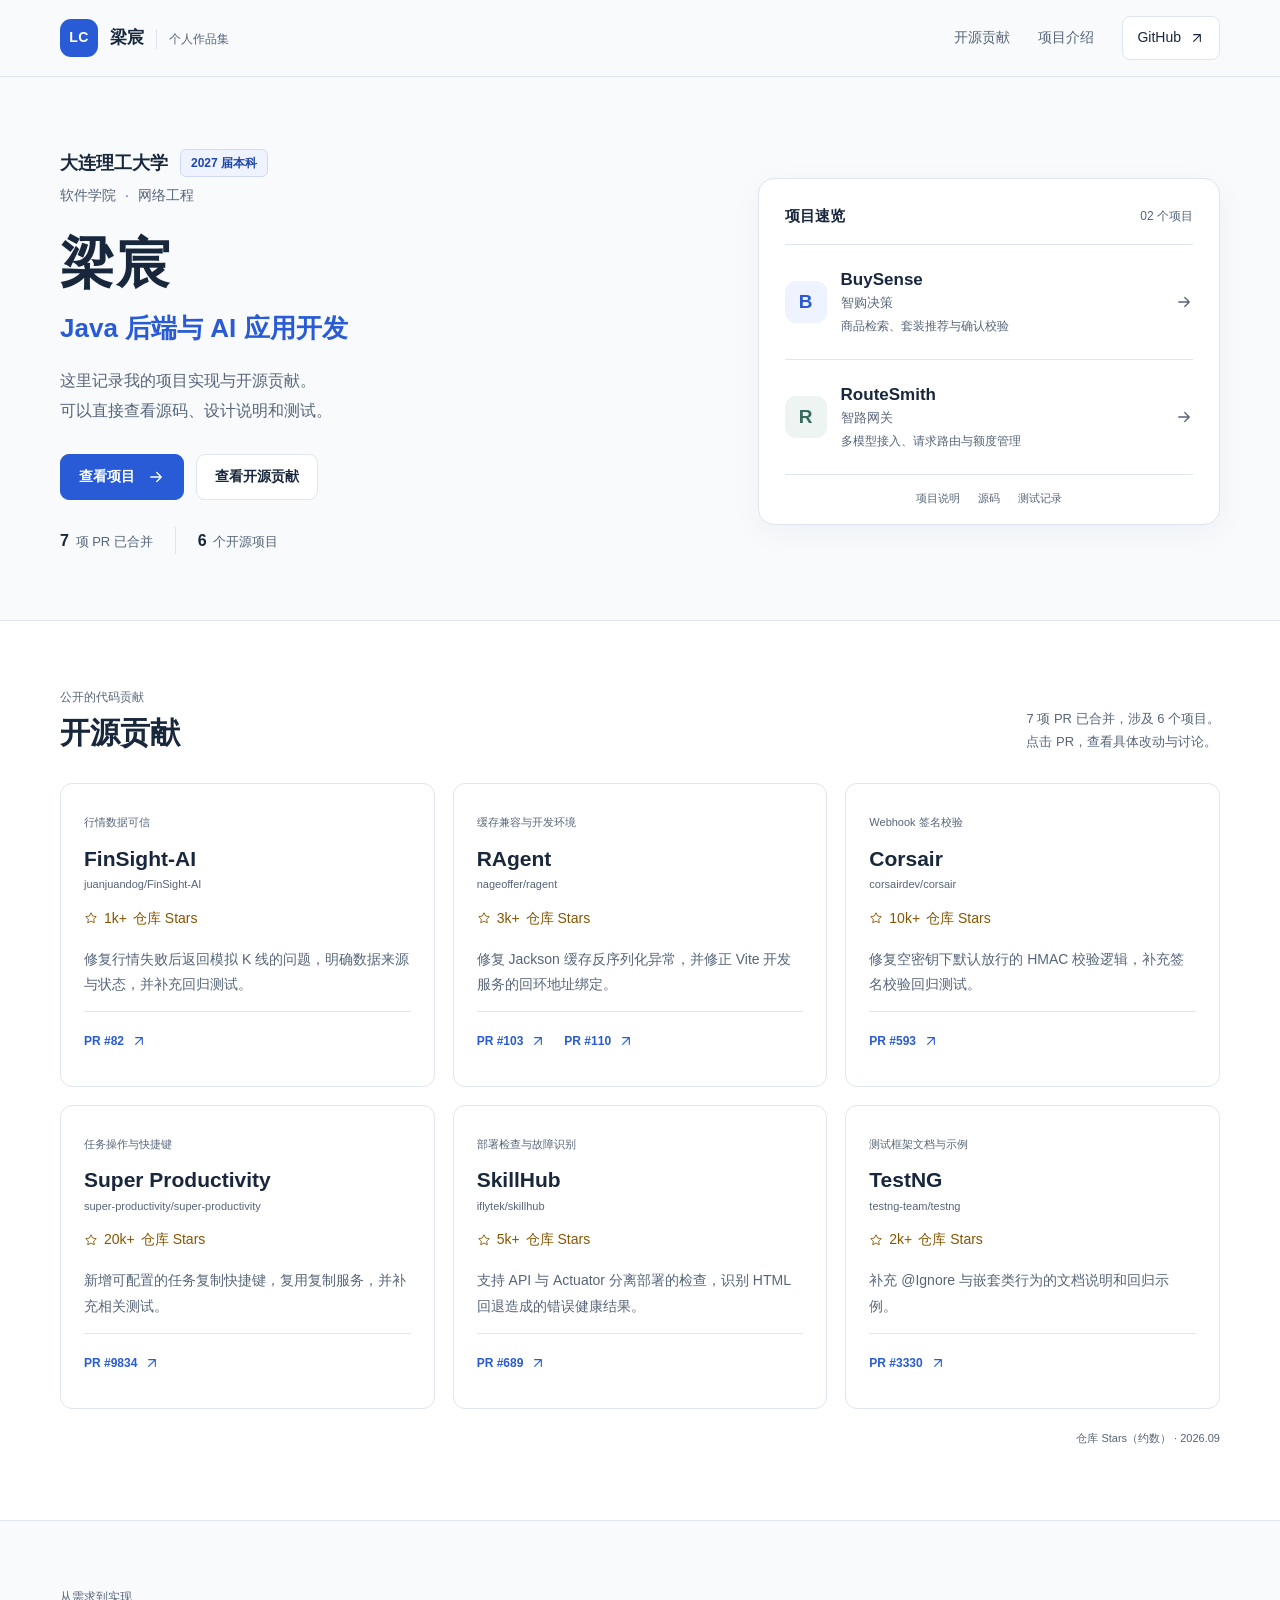
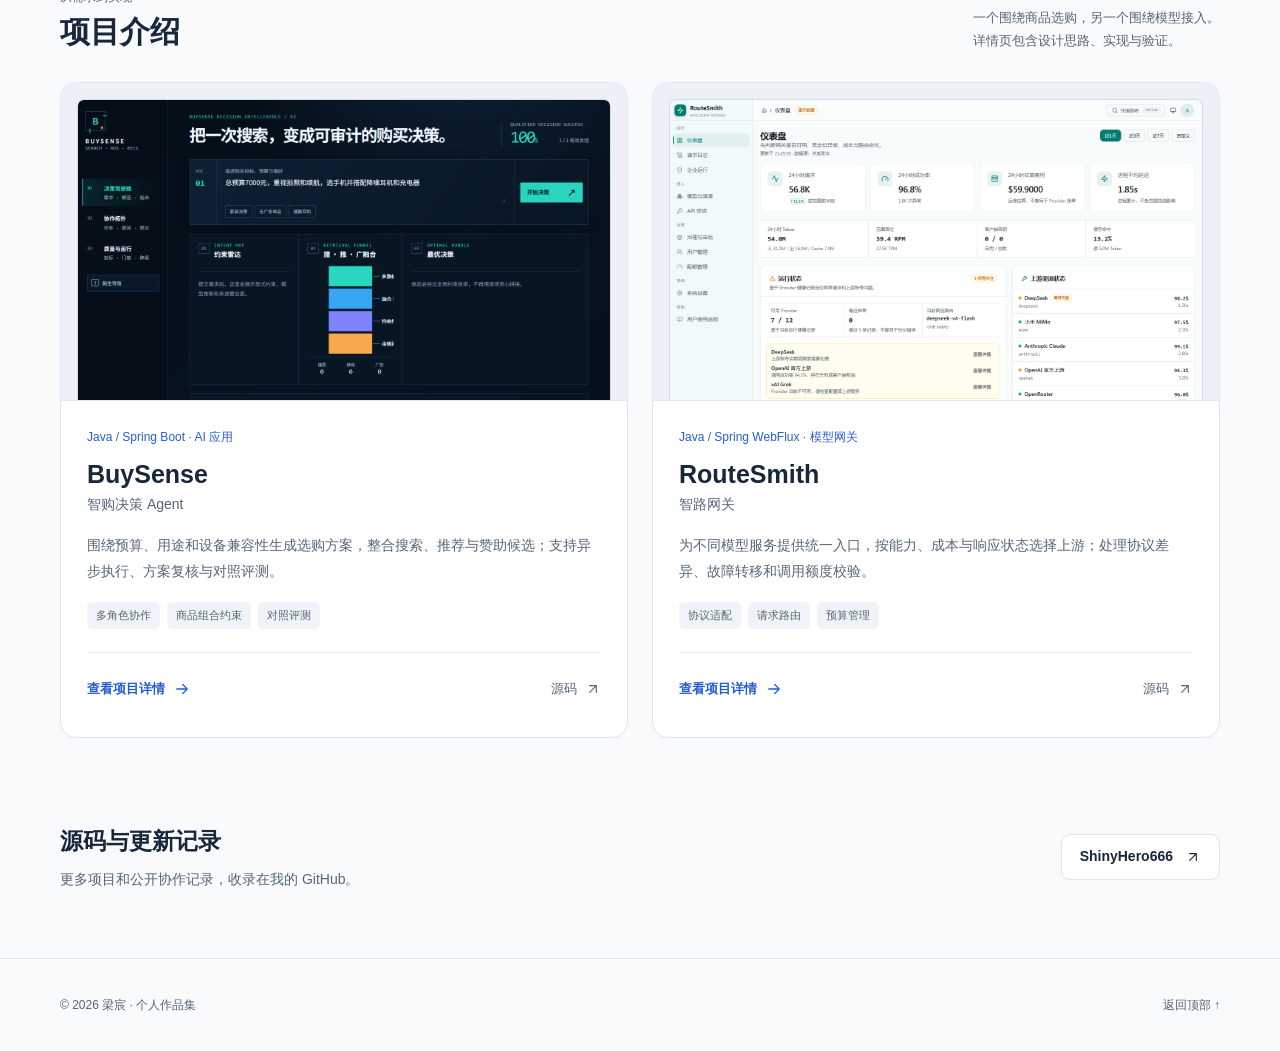
<file: index.html>
<!DOCTYPE html>
<html lang="zh-CN">
<head>
 <meta charset="utf-8" />
 <meta name="viewport" content="width=device-width, initial-scale=1" />
 <meta name="description" content="梁宸，大连理工大学软件学院网络工程专业，2027 届本科生。这里展示 Java 后端与 AI 应用项目，以及已合并的开源贡献。" />
 <meta name="theme-color" content="#f8fafc" />
 <meta property="og:title" content="梁宸｜Java 后端与 AI 应用开发作品集" />
 <meta property="og:description" content="项目介绍、源码与已合并的开源贡献。" />
 <meta property="og:type" content="website" />
 <title>梁宸｜Java 后端与 AI 应用开发作品集</title>
 <link rel="icon" href="data:," />
 <link rel="stylesheet" href="assets/site.css" />
</head>
<body>
 <a class="skip-link" href="#top">跳到主要内容</a>
 <header class="site-header" data-header><div class="site-header-inner">
  <a class="brand" href="#top" aria-label="梁宸作品集首页"><span class="brand-mark">LC</span><span class="brand-copy"><strong>梁宸</strong><small>个人作品集</small></span></a>
  <button class="nav-toggle" type="button" aria-expanded="false" aria-controls="site-nav" aria-label="打开导航"><svg width="22" height="22" viewBox="0 0 24 24" aria-hidden="true"><path d="M4 7h16M4 12h16M4 17h16"/></svg><span class="sr-only">打开导航</span></button>
  <nav id="site-nav" class="site-nav" aria-label="主导航"><a href="#opensource">开源贡献</a><a href="#work">项目介绍</a><a class="nav-external" href="https://github.com/ShinyHero666" target="_blank" rel="noreferrer noopener">GitHub <svg class="icon" width="16" height="16" viewBox="0 0 24 24" aria-hidden="true"><path d="M7 17 17 7M7 7h10v10"/></svg></a></nav>
 </div></header>
 <main id="top" tabindex="-1">
  <section class="home-hero page-width" aria-labelledby="hero-title">
   <div class="hero-copy">
    <div class="education-label"><p class="education-primary"><strong>大连理工大学</strong><span class="graduation-badge">2027 届本科</span></p><p class="education-detail">软件学院 <span aria-hidden="true">·</span> 网络工程</p></div>
    <h1 id="hero-title">梁宸</h1>
    <p class="hero-role">Java 后端与 AI 应用开发</p>
    <p class="hero-intro">这里记录我的项目实现与开源贡献。<br />可以直接查看源码、设计说明和测试。</p>
    <div class="hero-actions"><a class="button button-primary" href="#work">查看项目 <svg class="icon" width="18" height="18" viewBox="0 0 24 24" aria-hidden="true"><path d="M5 12h14M13 6l6 6-6 6"/></svg></a><a class="button button-quiet" href="#opensource">查看开源贡献</a></div>
    <p class="hero-facts"><span><strong>7</strong> 项 PR 已合并</span><span><strong>6</strong> 个开源项目</span></p>
   </div>
   <aside class="project-shortcuts" aria-labelledby="shortcuts-title">
    <div class="shortcuts-heading"><h2 id="shortcuts-title">项目速览</h2><span>02 个项目</span></div>
    <a class="project-shortcut" href="projects/buysense.html"><span class="shortcut-symbol" aria-hidden="true">B</span><span class="shortcut-copy"><strong>BuySense <span>智购决策</span></strong><small>商品检索、套装推荐与确认校验</small></span><svg class="icon" width="18" height="18" viewBox="0 0 24 24" aria-hidden="true"><path d="M5 12h14M13 6l6 6-6 6"/></svg></a>
    <a class="project-shortcut" href="projects/routesmith.html"><span class="shortcut-symbol gateway-symbol" aria-hidden="true">R</span><span class="shortcut-copy"><strong>RouteSmith <span>智路网关</span></strong><small>多模型接入、请求路由与额度管理</small></span><svg class="icon" width="18" height="18" viewBox="0 0 24 24" aria-hidden="true"><path d="M5 12h14M13 6l6 6-6 6"/></svg></a>
    <div class="shortcuts-footer"><span>项目说明</span><span>源码</span><span>测试记录</span></div>
   </aside>
  </section>
  <section class="content-section open-source-section" id="opensource" aria-labelledby="opensource-title"><div class="page-width">
   <div class="section-heading"><div><p class="eyebrow">公开的代码贡献</p><h2 id="opensource-title">开源贡献</h2></div><p>7 项 PR 已合并，涉及 6 个项目。<br />点击 PR，查看具体改动与讨论。</p></div>
   <div class="contributions-grid"><article class="contribution-card">
 <div class="contribution-top"><span class="contribution-kind">行情数据可信</span></div>
 <h3>FinSight-AI</h3><p class="repo-name">juanjuandog/FinSight-AI</p>
 <a class="repo-stars" href="https://github.com/juanjuandog/FinSight-AI" target="_blank" rel="noreferrer noopener" aria-label="查看 FinSight-AI 仓库及 Stars"><svg class="star-icon" width="20" height="20" viewBox="0 0 24 24" aria-hidden="true"><path d="m12 3 2.8 5.7 6.2.9-4.5 4.4 1.1 6.2-5.6-2.9-5.6 2.9 1.1-6.2L3 9.6l6.2-.9Z"/></svg><strong>1k+</strong><span class="stars-label">仓库 Stars</span></a><p class="contribution-description">修复行情失败后返回模拟 K 线的问题，明确数据来源与状态，并补充回归测试。</p>
 <div class="contribution-links"><a href="https://github.com/juanjuandog/FinSight-AI/pull/82" target="_blank" rel="noreferrer noopener" aria-label="查看 FinSight-AI PR 82">PR #82 <svg class="icon" width="16" height="16" viewBox="0 0 24 24" aria-hidden="true"><path d="M7 17 17 7M7 7h10v10"/></svg></a></div>
 </article>
<article class="contribution-card">
 <div class="contribution-top"><span class="contribution-kind">缓存兼容与开发环境</span></div>
 <h3>RAgent</h3><p class="repo-name">nageoffer/ragent</p>
 <a class="repo-stars" href="https://github.com/nageoffer/ragent" target="_blank" rel="noreferrer noopener" aria-label="查看 RAgent 仓库及 Stars"><svg class="star-icon" width="20" height="20" viewBox="0 0 24 24" aria-hidden="true"><path d="m12 3 2.8 5.7 6.2.9-4.5 4.4 1.1 6.2-5.6-2.9-5.6 2.9 1.1-6.2L3 9.6l6.2-.9Z"/></svg><strong>3k+</strong><span class="stars-label">仓库 Stars</span></a><p class="contribution-description">修复 Jackson 缓存反序列化异常，并修正 Vite 开发服务的回环地址绑定。</p>
 <div class="contribution-links"><a href="https://github.com/nageoffer/ragent/pull/103" target="_blank" rel="noreferrer noopener" aria-label="查看 RAgent PR 103">PR #103 <svg class="icon" width="16" height="16" viewBox="0 0 24 24" aria-hidden="true"><path d="M7 17 17 7M7 7h10v10"/></svg></a><a href="https://github.com/nageoffer/ragent/pull/110" target="_blank" rel="noreferrer noopener" aria-label="查看 RAgent PR 110">PR #110 <svg class="icon" width="16" height="16" viewBox="0 0 24 24" aria-hidden="true"><path d="M7 17 17 7M7 7h10v10"/></svg></a></div>
 </article>
<article class="contribution-card">
 <div class="contribution-top"><span class="contribution-kind">Webhook 签名校验</span></div>
 <h3>Corsair</h3><p class="repo-name">corsairdev/corsair</p>
 <a class="repo-stars" href="https://github.com/corsairdev/corsair" target="_blank" rel="noreferrer noopener" aria-label="查看 Corsair 仓库及 Stars"><svg class="star-icon" width="20" height="20" viewBox="0 0 24 24" aria-hidden="true"><path d="m12 3 2.8 5.7 6.2.9-4.5 4.4 1.1 6.2-5.6-2.9-5.6 2.9 1.1-6.2L3 9.6l6.2-.9Z"/></svg><strong>10k+</strong><span class="stars-label">仓库 Stars</span></a><p class="contribution-description">修复空密钥下默认放行的 HMAC 校验逻辑，补充签名校验回归测试。</p>
 <div class="contribution-links"><a href="https://github.com/corsairdev/corsair/pull/593" target="_blank" rel="noreferrer noopener" aria-label="查看 Corsair PR 593">PR #593 <svg class="icon" width="16" height="16" viewBox="0 0 24 24" aria-hidden="true"><path d="M7 17 17 7M7 7h10v10"/></svg></a></div>
 </article>
<article class="contribution-card">
 <div class="contribution-top"><span class="contribution-kind">任务操作与快捷键</span></div>
 <h3>Super Productivity</h3><p class="repo-name">super-productivity/super-productivity</p>
 <a class="repo-stars" href="https://github.com/super-productivity/super-productivity" target="_blank" rel="noreferrer noopener" aria-label="查看 Super Productivity 仓库及 Stars"><svg class="star-icon" width="20" height="20" viewBox="0 0 24 24" aria-hidden="true"><path d="m12 3 2.8 5.7 6.2.9-4.5 4.4 1.1 6.2-5.6-2.9-5.6 2.9 1.1-6.2L3 9.6l6.2-.9Z"/></svg><strong>20k+</strong><span class="stars-label">仓库 Stars</span></a><p class="contribution-description">新增可配置的任务复制快捷键，复用复制服务，并补充相关测试。</p>
 <div class="contribution-links"><a href="https://github.com/super-productivity/super-productivity/pull/9834" target="_blank" rel="noreferrer noopener" aria-label="查看 Super Productivity PR 9834">PR #9834 <svg class="icon" width="16" height="16" viewBox="0 0 24 24" aria-hidden="true"><path d="M7 17 17 7M7 7h10v10"/></svg></a></div>
 </article>
<article class="contribution-card">
 <div class="contribution-top"><span class="contribution-kind">部署检查与故障识别</span></div>
 <h3>SkillHub</h3><p class="repo-name">iflytek/skillhub</p>
 <a class="repo-stars" href="https://github.com/iflytek/skillhub" target="_blank" rel="noreferrer noopener" aria-label="查看 SkillHub 仓库及 Stars"><svg class="star-icon" width="20" height="20" viewBox="0 0 24 24" aria-hidden="true"><path d="m12 3 2.8 5.7 6.2.9-4.5 4.4 1.1 6.2-5.6-2.9-5.6 2.9 1.1-6.2L3 9.6l6.2-.9Z"/></svg><strong>5k+</strong><span class="stars-label">仓库 Stars</span></a><p class="contribution-description">支持 API 与 Actuator 分离部署的检查，识别 HTML 回退造成的错误健康结果。</p>
 <div class="contribution-links"><a href="https://github.com/iflytek/skillhub/pull/689" target="_blank" rel="noreferrer noopener" aria-label="查看 SkillHub PR 689">PR #689 <svg class="icon" width="16" height="16" viewBox="0 0 24 24" aria-hidden="true"><path d="M7 17 17 7M7 7h10v10"/></svg></a></div>
 </article>
<article class="contribution-card">
 <div class="contribution-top"><span class="contribution-kind">测试框架文档与示例</span></div>
 <h3>TestNG</h3><p class="repo-name">testng-team/testng</p>
 <a class="repo-stars" href="https://github.com/testng-team/testng" target="_blank" rel="noreferrer noopener" aria-label="查看 TestNG 仓库及 Stars"><svg class="star-icon" width="20" height="20" viewBox="0 0 24 24" aria-hidden="true"><path d="m12 3 2.8 5.7 6.2.9-4.5 4.4 1.1 6.2-5.6-2.9-5.6 2.9 1.1-6.2L3 9.6l6.2-.9Z"/></svg><strong>2k+</strong><span class="stars-label">仓库 Stars</span></a><p class="contribution-description">补充 @Ignore 与嵌套类行为的文档说明和回归示例。</p>
 <div class="contribution-links"><a href="https://github.com/testng-team/testng/pull/3330" target="_blank" rel="noreferrer noopener" aria-label="查看 TestNG PR 3330">PR #3330 <svg class="icon" width="16" height="16" viewBox="0 0 24 24" aria-hidden="true"><path d="M7 17 17 7M7 7h10v10"/></svg></a></div>
 </article></div>
   <p class="section-note">仓库 Stars（约数） · 2026.09</p>
  </div></section>
  <section class="content-section" id="work" aria-labelledby="work-title"><div class="page-width">
   <div class="section-heading"><div><p class="eyebrow">从需求到实现</p><h2 id="work-title">项目介绍</h2></div><p>一个围绕商品选购，另一个围绕模型接入。<br />详情页包含设计思路、实现与验证。</p></div>
   <div class="projects-grid">
    <article class="project-card"><a class="project-cover" href="projects/buysense.html" aria-label="查看 BuySense 项目"><img src="assets/buysense-console.png" alt="BuySense 商品选购工作台" width="1440" height="960" loading="lazy" /></a><div class="project-card-body"><p class="project-category">Java / Spring Boot · AI 应用</p><h3>BuySense <span>智购决策 Agent</span></h3><p>围绕预算、用途和设备兼容性生成选购方案，整合搜索、推荐与赞助候选；支持异步执行、方案复核与对照评测。</p><div class="tag-row"><span>多角色协作</span><span>商品组合约束</span><span>对照评测</span></div><div class="project-actions"><a class="text-link" href="projects/buysense.html">查看项目详情 <svg class="icon" width="18" height="18" viewBox="0 0 24 24" aria-hidden="true"><path d="M5 12h14M13 6l6 6-6 6"/></svg></a><a href="https://github.com/ShinyHero666/BuySense-Agent" target="_blank" rel="noreferrer noopener">源码 <svg class="icon" width="16" height="16" viewBox="0 0 24 24" aria-hidden="true"><path d="M7 17 17 7M7 7h10v10"/></svg></a></div></div></article>
    <article class="project-card"><a class="project-cover" href="projects/routesmith.html" aria-label="查看 RouteSmith 项目"><img src="assets/routesmith-dashboard.png" alt="RouteSmith 模型路由与用量控制台" width="1440" height="960" loading="lazy" /></a><div class="project-card-body"><p class="project-category">Java / Spring WebFlux · 模型网关</p><h3>RouteSmith <span>智路网关</span></h3><p>为不同模型服务提供统一入口，按能力、成本与响应状态选择上游；处理协议差异、故障转移和调用额度校验。</p><div class="tag-row"><span>协议适配</span><span>请求路由</span><span>预算管理</span></div><div class="project-actions"><a class="text-link" href="projects/routesmith.html">查看项目详情 <svg class="icon" width="18" height="18" viewBox="0 0 24 24" aria-hidden="true"><path d="M5 12h14M13 6l6 6-6 6"/></svg></a><a href="https://github.com/ShinyHero666/RouteSmith" target="_blank" rel="noreferrer noopener">源码 <svg class="icon" width="16" height="16" viewBox="0 0 24 24" aria-hidden="true"><path d="M7 17 17 7M7 7h10v10"/></svg></a></div></div></article>
   </div>
  </div></section>
  <section class="more-section page-width" aria-label="更多代码"><div><h2>源码与更新记录</h2><p>更多项目和公开协作记录，收录在我的 GitHub。</p></div><a class="button button-quiet" href="https://github.com/ShinyHero666" target="_blank" rel="noreferrer noopener">ShinyHero666 <svg class="icon" width="16" height="16" viewBox="0 0 24 24" aria-hidden="true"><path d="M7 17 17 7M7 7h10v10"/></svg></a></section>
 </main>
 <footer class="site-footer"><div class="page-width"><span>&copy; <span data-year>2026</span> 梁宸 · 个人作品集</span><a href="#top">返回顶部 ↑</a></div></footer>
 <script src="assets/site.js"></script>
</body>
</html>
</file>
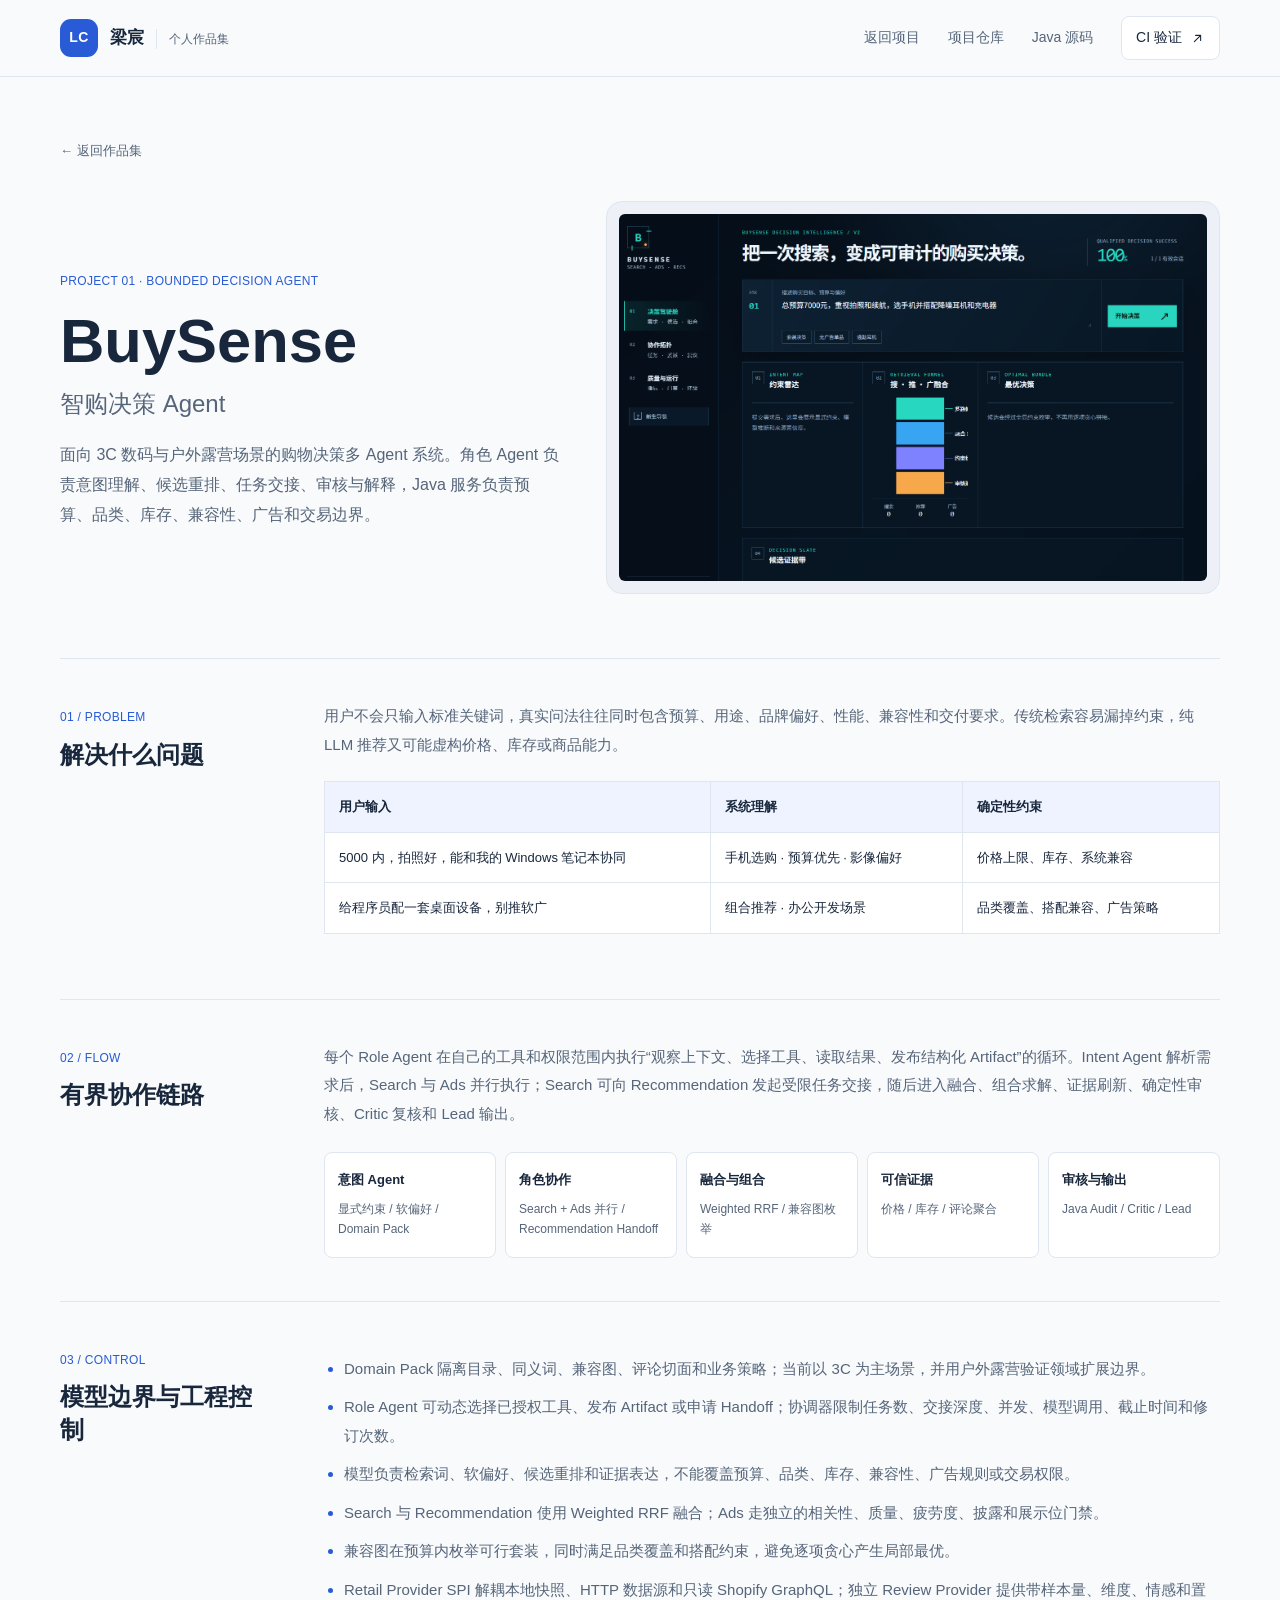
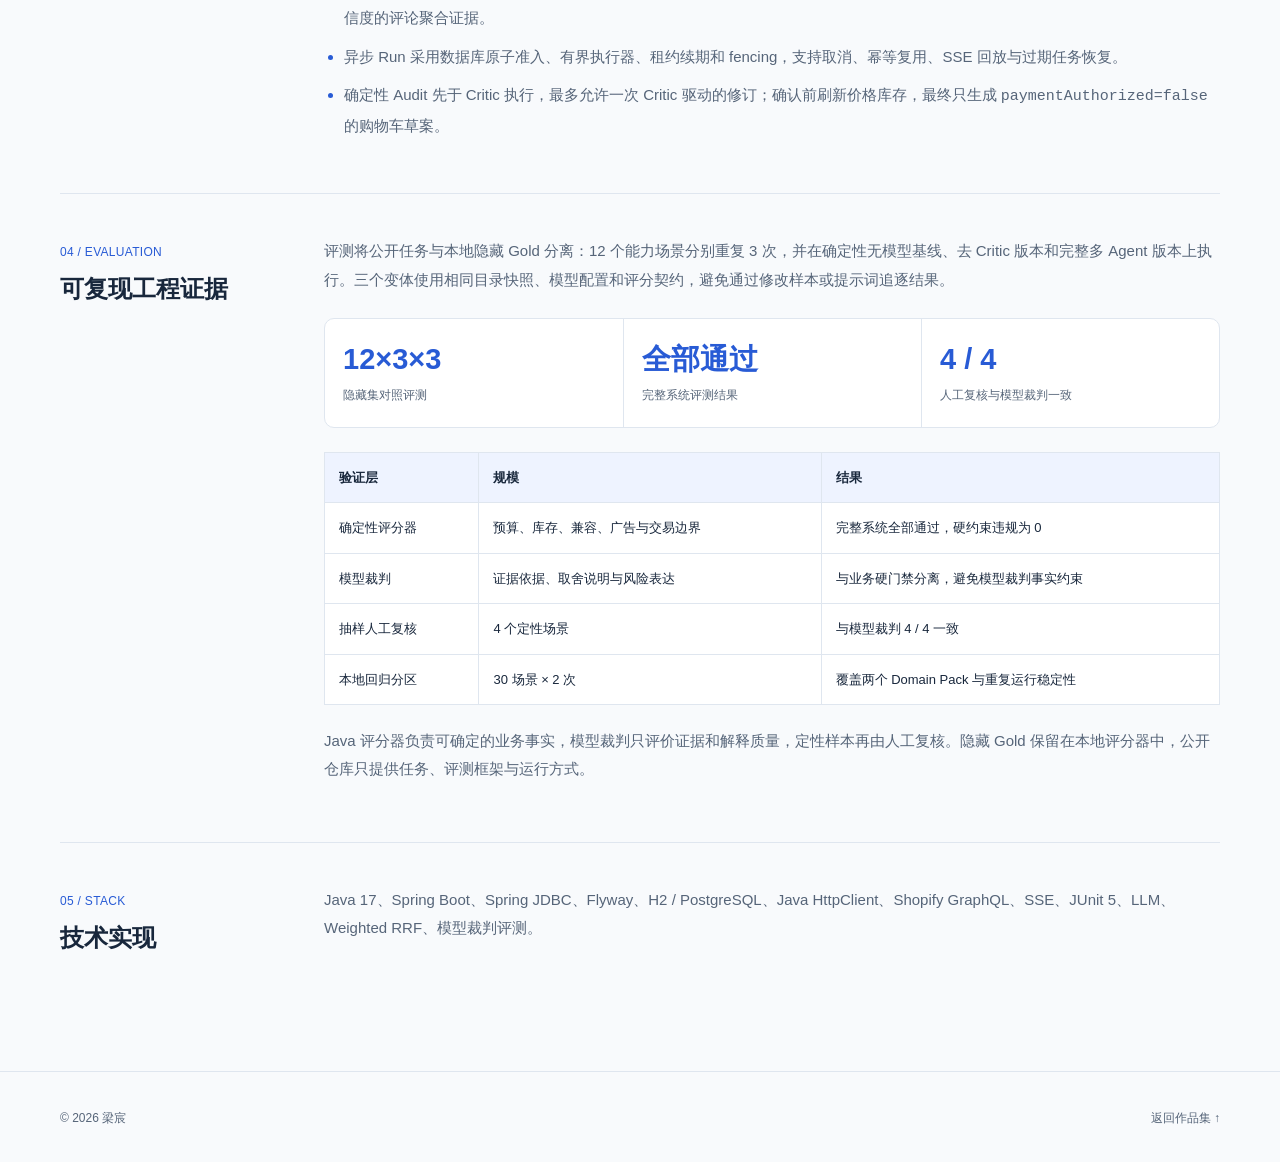
<file: projects/buysense.html>
<!DOCTYPE html>
<html lang="zh-CN">
  <head>
    <meta charset="utf-8" />
    <meta name="viewport" content="width=device-width, initial-scale=1" />
    <meta name="description" content="BuySense 智购决策 Agent：Java 17 实现的多领域搜广推与组合决策平台。" />
    <meta name="theme-color" content="#f8fafc" />
    <title>BuySense 智购决策 Agent · 梁宸作品集</title>
    <link rel="icon" href="data:," />
    <link rel="stylesheet" href="../assets/site.css" />
  </head>
  <body>
    <a class="skip-link" href="#top">跳到主要内容</a>
    <header class="site-header" data-header>
      <div class="site-header-inner">
        <a class="brand" href="../index.html"><span class="brand-mark">LC</span><span class="brand-copy"><strong>梁宸</strong><small>个人作品集</small></span></a>
        <button class="nav-toggle" type="button" aria-expanded="false" aria-controls="site-nav" title="打开导航">
          <svg width="22" height="22" viewBox="0 0 24 24" aria-hidden="true" focusable="false"><path d="M4 7h16M4 12h16M4 17h16" /></svg>
          <span class="sr-only">打开导航</span>
        </button>
        <nav id="site-nav" class="site-nav" aria-label="案例导航">
          <a href="../index.html#work">返回项目</a>
          <a target="_blank" rel="noreferrer noopener" href="https://github.com/ShinyHero666/BuySense-Agent">项目仓库</a>
          <a target="_blank" rel="noreferrer noopener" href="https://github.com/ShinyHero666/BuySense-Agent/tree/main/code/java-control-plane">Java 源码</a>
          <a class="nav-external" target="_blank" rel="noreferrer noopener" href="https://github.com/ShinyHero666/BuySense-Agent/actions/workflows/ci.yml">CI 验证 <svg class="icon" width="15" height="15" viewBox="0 0 24 24" aria-hidden="true"><path d="M7 17 17 7M9 7h8v8" /></svg></a>
        </nav>
      </div>
    </header>

    <main id="top" tabindex="-1">
      <section class="case-hero" data-reveal>
        <a class="case-back" href="../index.html#work">← 返回作品集</a>
        <div class="case-hero-grid">
          <div>
            <span class="section-index">PROJECT 01 · BOUNDED DECISION AGENT</span>
            <h1>BuySense<span>智购决策 Agent</span></h1>
            <p>面向 3C 数码与户外露营场景的购物决策多 Agent 系统。角色 Agent 负责意图理解、候选重排、任务交接、审核与解释，Java 服务负责预算、品类、库存、兼容性、广告和交易边界。</p>
          </div>
          <figure><img src="../assets/buysense-console.png" alt="BuySense 决策工作台" /></figure>
        </div>
      </section>

      <div class="case-body">
        <section class="case-section" data-reveal>
          <div><span class="section-index">01 / PROBLEM</span><h2>解决什么问题</h2></div>
          <div>
            <p>用户不会只输入标准关键词，真实问法往往同时包含预算、用途、品牌偏好、性能、兼容性和交付要求。传统检索容易漏掉约束，纯 LLM 推荐又可能虚构价格、库存或商品能力。</p>
            <table class="decision-table">
              <thead><tr><th>用户输入</th><th>系统理解</th><th>确定性约束</th></tr></thead>
              <tbody>
                <tr><td>5000 内，拍照好，能和我的 Windows 笔记本协同</td><td>手机选购 · 预算优先 · 影像偏好</td><td>价格上限、库存、系统兼容</td></tr>
                <tr><td>给程序员配一套桌面设备，别推软广</td><td>组合推荐 · 办公开发场景</td><td>品类覆盖、搭配兼容、广告策略</td></tr>
              </tbody>
            </table>
          </div>
        </section>

        <section class="case-section" data-reveal>
          <div><span class="section-index">02 / FLOW</span><h2>有界协作链路</h2></div>
          <div>
            <p>每个 Role Agent 在自己的工具和权限范围内执行“观察上下文、选择工具、读取结果、发布结构化 Artifact”的循环。Intent Agent 解析需求后，Search 与 Ads 并行执行；Search 可向 Recommendation 发起受限任务交接，随后进入融合、组合求解、证据刷新、确定性审核、Critic 复核和 Lead 输出。</p>
            <div class="architecture" aria-label="BuySense 有界协作架构">
              <div><strong>意图 Agent</strong><span>显式约束 / 软偏好 / Domain Pack</span></div>
              <div><strong>角色协作</strong><span>Search + Ads 并行 / Recommendation Handoff</span></div>
              <div><strong>融合与组合</strong><span>Weighted RRF / 兼容图枚举</span></div>
              <div><strong>可信证据</strong><span>价格 / 库存 / 评论聚合</span></div>
              <div><strong>审核与输出</strong><span>Java Audit / Critic / Lead</span></div>
            </div>
          </div>
        </section>

        <section class="case-section" data-reveal>
          <div><span class="section-index">03 / CONTROL</span><h2>模型边界与工程控制</h2></div>
          <div>
            <ul class="case-list">
              <li>Domain Pack 隔离目录、同义词、兼容图、评论切面和业务策略；当前以 3C 为主场景，并用户外露营验证领域扩展边界。</li>
              <li>Role Agent 可动态选择已授权工具、发布 Artifact 或申请 Handoff；协调器限制任务数、交接深度、并发、模型调用、截止时间和修订次数。</li>
              <li>模型负责检索词、软偏好、候选重排和证据表达，不能覆盖预算、品类、库存、兼容性、广告规则或交易权限。</li>
              <li>Search 与 Recommendation 使用 Weighted RRF 融合；Ads 走独立的相关性、质量、疲劳度、披露和展示位门禁。</li>
              <li>兼容图在预算内枚举可行套装，同时满足品类覆盖和搭配约束，避免逐项贪心产生局部最优。</li>
              <li>Retail Provider SPI 解耦本地快照、HTTP 数据源和只读 Shopify GraphQL；独立 Review Provider 提供带样本量、维度、情感和置信度的评论聚合证据。</li>
              <li>异步 Run 采用数据库原子准入、有界执行器、租约续期和 fencing，支持取消、幂等复用、SSE 回放与过期任务恢复。</li>
              <li>确定性 Audit 先于 Critic 执行，最多允许一次 Critic 驱动的修订；确认前刷新价格库存，最终只生成 <code>paymentAuthorized=false</code> 的购物车草案。</li>
            </ul>
          </div>
        </section>

        <section class="case-section" data-reveal>
          <div><span class="section-index">04 / EVALUATION</span><h2>可复现工程证据</h2></div>
          <div>
            <p>评测将公开任务与本地隐藏 Gold 分离：12 个能力场景分别重复 3 次，并在确定性无模型基线、去 Critic 版本和完整多 Agent 版本上执行。三个变体使用相同目录快照、模型配置和评分契约，避免通过修改样本或提示词追逐结果。</p>
            <div class="evidence-row">
              <div><strong>12×3×3</strong><span>隐藏集对照评测</span></div>
              <div><strong>全部通过</strong><span>完整系统评测结果</span></div>
              <div><strong>4 / 4</strong><span>人工复核与模型裁判一致</span></div>
            </div>
            <table class="decision-table">
              <thead><tr><th>验证层</th><th>规模</th><th>结果</th></tr></thead>
              <tbody>
                <tr><td>确定性评分器</td><td>预算、库存、兼容、广告与交易边界</td><td>完整系统全部通过，硬约束违规为 0</td></tr>
                <tr><td>模型裁判</td><td>证据依据、取舍说明与风险表达</td><td>与业务硬门禁分离，避免模型裁判事实约束</td></tr>
                <tr><td>抽样人工复核</td><td>4 个定性场景</td><td>与模型裁判 4 / 4 一致</td></tr>
                <tr><td>本地回归分区</td><td>30 场景 × 2 次</td><td>覆盖两个 Domain Pack 与重复运行稳定性</td></tr>
              </tbody>
            </table>
            <p>Java 评分器负责可确定的业务事实，模型裁判只评价证据和解释质量，定性样本再由人工复核。隐藏 Gold 保留在本地评分器中，公开仓库只提供任务、评测框架与运行方式。</p>
          </div>
        </section>

        <section class="case-section" data-reveal>
          <div><span class="section-index">05 / STACK</span><h2>技术实现</h2></div>
          <div><p>Java 17、Spring Boot、Spring JDBC、Flyway、H2 / PostgreSQL、Java HttpClient、Shopify GraphQL、SSE、JUnit 5、LLM、Weighted RRF、模型裁判评测。</p></div>
        </section>
      </div>
    </main>

    <footer class="site-footer"><span>&copy; <span data-year>2026</span> 梁宸</span><a href="../index.html">返回作品集 ↑</a></footer>
    <script src="../assets/site.js"></script>
  </body>
</html>
</file>
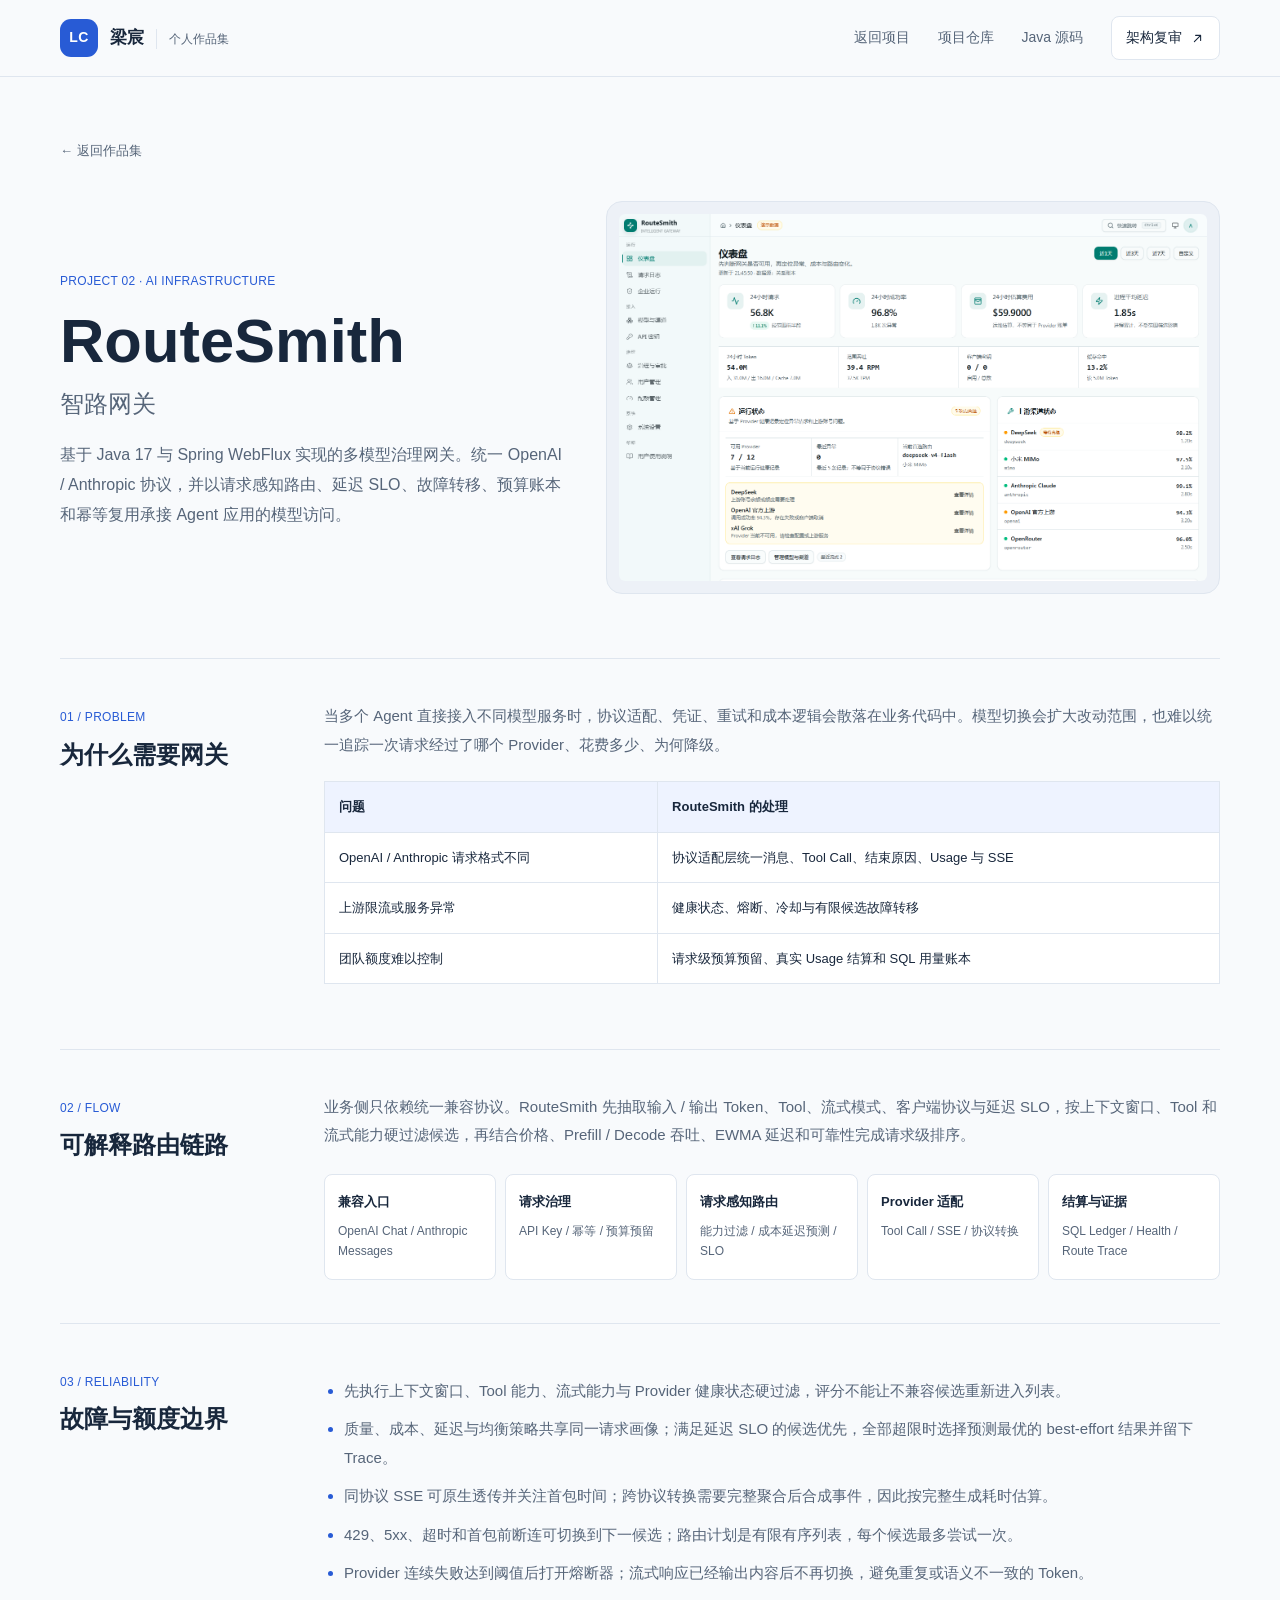
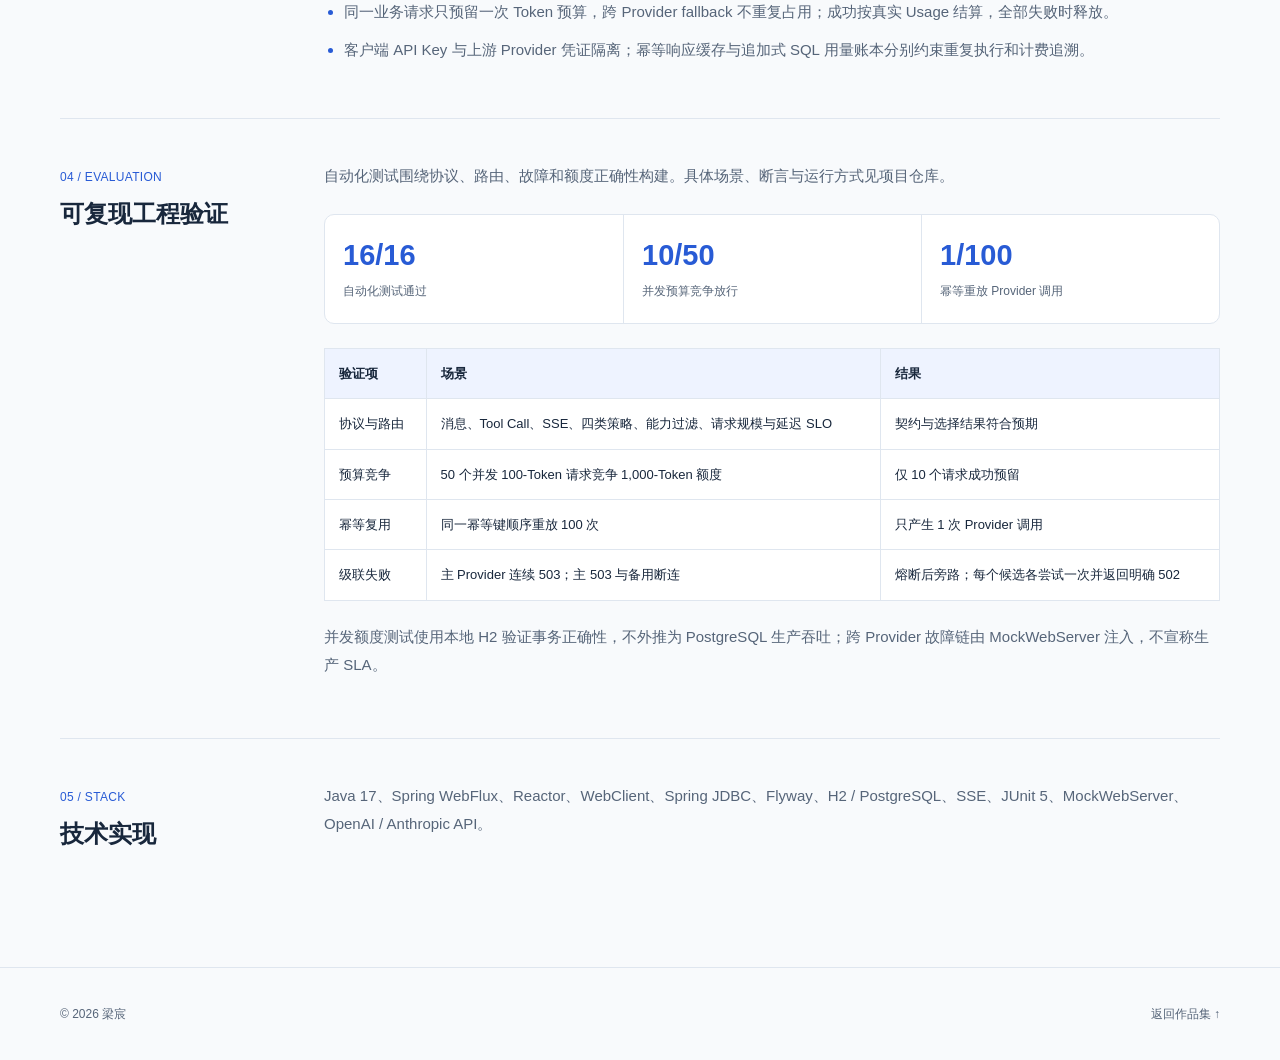
<file: projects/routesmith.html>
<!DOCTYPE html>
<html lang="zh-CN">
  <head>
    <meta charset="utf-8" />
    <meta name="viewport" content="width=device-width, initial-scale=1" />
    <meta name="description" content="RouteSmith 智路网关：基于 Spring WebFlux 的多模型智能路由与治理平台。" />
    <meta name="theme-color" content="#f8fafc" />
    <title>RouteSmith 智路网关 · 梁宸作品集</title>
    <link rel="icon" href="data:," />
    <link rel="stylesheet" href="../assets/site.css" />
  </head>
  <body>
    <a class="skip-link" href="#top">跳到主要内容</a>
    <header class="site-header" data-header>
      <div class="site-header-inner">
        <a class="brand" href="../index.html"><span class="brand-mark">LC</span><span class="brand-copy"><strong>梁宸</strong><small>个人作品集</small></span></a>
        <button class="nav-toggle" type="button" aria-expanded="false" aria-controls="site-nav" title="打开导航">
          <svg width="22" height="22" viewBox="0 0 24 24" aria-hidden="true" focusable="false"><path d="M4 7h16M4 12h16M4 17h16" /></svg>
          <span class="sr-only">打开导航</span>
        </button>
        <nav id="site-nav" class="site-nav" aria-label="案例导航">
          <a href="../index.html#work">返回项目</a>
          <a target="_blank" rel="noreferrer noopener" href="https://github.com/ShinyHero666/RouteSmith">项目仓库</a>
          <a target="_blank" rel="noreferrer noopener" href="https://github.com/ShinyHero666/RouteSmith/tree/main/java-gateway">Java 源码</a>
          <a class="nav-external" target="_blank" rel="noreferrer noopener" href="https://github.com/ShinyHero666/RouteSmith/blob/main/java-gateway/docs/PROJECT_REVIEW_CN.md">架构复审 <svg class="icon" width="15" height="15" viewBox="0 0 24 24" aria-hidden="true"><path d="M7 17 17 7M9 7h8v8" /></svg></a>
        </nav>
      </div>
    </header>

    <main id="top" tabindex="-1">
      <section class="case-hero" data-reveal>
        <a class="case-back" href="../index.html#work">← 返回作品集</a>
        <div class="case-hero-grid">
          <div>
            <span class="section-index">PROJECT 02 · AI INFRASTRUCTURE</span>
            <h1>RouteSmith<span>智路网关</span></h1>
            <p>基于 Java 17 与 Spring WebFlux 实现的多模型治理网关。统一 OpenAI / Anthropic 协议，并以请求感知路由、延迟 SLO、故障转移、预算账本和幂等复用承接 Agent 应用的模型访问。</p>
          </div>
          <figure><img src="../assets/routesmith-dashboard.png" alt="RouteSmith 治理控制台" /></figure>
        </div>
      </section>

      <div class="case-body">
        <section class="case-section" data-reveal>
          <div><span class="section-index">01 / PROBLEM</span><h2>为什么需要网关</h2></div>
          <div>
            <p>当多个 Agent 直接接入不同模型服务时，协议适配、凭证、重试和成本逻辑会散落在业务代码中。模型切换会扩大改动范围，也难以统一追踪一次请求经过了哪个 Provider、花费多少、为何降级。</p>
            <table class="decision-table">
              <thead><tr><th>问题</th><th>RouteSmith 的处理</th></tr></thead>
              <tbody>
                <tr><td>OpenAI / Anthropic 请求格式不同</td><td>协议适配层统一消息、Tool Call、结束原因、Usage 与 SSE</td></tr>
                <tr><td>上游限流或服务异常</td><td>健康状态、熔断、冷却与有限候选故障转移</td></tr>
                <tr><td>团队额度难以控制</td><td>请求级预算预留、真实 Usage 结算和 SQL 用量账本</td></tr>
              </tbody>
            </table>
          </div>
        </section>

        <section class="case-section" data-reveal>
          <div><span class="section-index">02 / FLOW</span><h2>可解释路由链路</h2></div>
          <div>
            <p>业务侧只依赖统一兼容协议。RouteSmith 先抽取输入 / 输出 Token、Tool、流式模式、客户端协议与延迟 SLO，按上下文窗口、Tool 和流式能力硬过滤候选，再结合价格、Prefill / Decode 吞吐、EWMA 延迟和可靠性完成请求级排序。</p>
            <div class="architecture" aria-label="RouteSmith 多模型治理链路">
              <div><strong>兼容入口</strong><span>OpenAI Chat / Anthropic Messages</span></div>
              <div><strong>请求治理</strong><span>API Key / 幂等 / 预算预留</span></div>
              <div><strong>请求感知路由</strong><span>能力过滤 / 成本延迟预测 / SLO</span></div>
              <div><strong>Provider 适配</strong><span>Tool Call / SSE / 协议转换</span></div>
              <div><strong>结算与证据</strong><span>SQL Ledger / Health / Route Trace</span></div>
            </div>
          </div>
        </section>

        <section class="case-section" data-reveal>
          <div><span class="section-index">03 / RELIABILITY</span><h2>故障与额度边界</h2></div>
          <div>
            <ul class="case-list">
              <li>先执行上下文窗口、Tool 能力、流式能力与 Provider 健康状态硬过滤，评分不能让不兼容候选重新进入列表。</li>
              <li>质量、成本、延迟与均衡策略共享同一请求画像；满足延迟 SLO 的候选优先，全部超限时选择预测最优的 best-effort 结果并留下 Trace。</li>
              <li>同协议 SSE 可原生透传并关注首包时间；跨协议转换需要完整聚合后合成事件，因此按完整生成耗时估算。</li>
              <li>429、5xx、超时和首包前断连可切换到下一候选；路由计划是有限有序列表，每个候选最多尝试一次。</li>
              <li>Provider 连续失败达到阈值后打开熔断器；流式响应已经输出内容后不再切换，避免重复或语义不一致的 Token。</li>
              <li>同一业务请求只预留一次 Token 预算，跨 Provider fallback 不重复占用；成功按真实 Usage 结算，全部失败时释放。</li>
              <li>客户端 API Key 与上游 Provider 凭证隔离；幂等响应缓存与追加式 SQL 用量账本分别约束重复执行和计费追溯。</li>
            </ul>
          </div>
        </section>

        <section class="case-section" data-reveal>
          <div><span class="section-index">04 / EVALUATION</span><h2>可复现工程验证</h2></div>
          <div>
            <p>自动化测试围绕协议、路由、故障和额度正确性构建。具体场景、断言与运行方式见项目仓库。</p>
            <div class="evidence-row">
              <div><strong>16/16</strong><span>自动化测试通过</span></div>
              <div><strong>10/50</strong><span>并发预算竞争放行</span></div>
              <div><strong>1/100</strong><span>幂等重放 Provider 调用</span></div>
            </div>
            <table class="decision-table">
              <thead><tr><th>验证项</th><th>场景</th><th>结果</th></tr></thead>
              <tbody>
                <tr><td>协议与路由</td><td>消息、Tool Call、SSE、四类策略、能力过滤、请求规模与延迟 SLO</td><td>契约与选择结果符合预期</td></tr>
                <tr><td>预算竞争</td><td>50 个并发 100-Token 请求竞争 1,000-Token 额度</td><td>仅 10 个请求成功预留</td></tr>
                <tr><td>幂等复用</td><td>同一幂等键顺序重放 100 次</td><td>只产生 1 次 Provider 调用</td></tr>
                <tr><td>级联失败</td><td>主 Provider 连续 503；主 503 与备用断连</td><td>熔断后旁路；每个候选各尝试一次并返回明确 502</td></tr>
              </tbody>
            </table>
            <p>并发额度测试使用本地 H2 验证事务正确性，不外推为 PostgreSQL 生产吞吐；跨 Provider 故障链由 MockWebServer 注入，不宣称生产 SLA。</p>
          </div>
        </section>

        <section class="case-section" data-reveal>
          <div><span class="section-index">05 / STACK</span><h2>技术实现</h2></div>
          <div><p>Java 17、Spring WebFlux、Reactor、WebClient、Spring JDBC、Flyway、H2 / PostgreSQL、SSE、JUnit 5、MockWebServer、OpenAI / Anthropic API。</p></div>
        </section>
      </div>
    </main>

    <footer class="site-footer"><span>&copy; <span data-year>2026</span> 梁宸</span><a href="../index.html">返回作品集 ↑</a></footer>
    <script src="../assets/site.js"></script>
  </body>
</html>
</file>
<file: assets/site.css>
/* Shared, content-first styles for the portfolio and project pages. */
:root{--paper:#f8fafc;--surface:#fff;--ink:#18273c;--muted:#566579;--line:#dfe6ef;--blue:#285bd5;--blue-dark:#1e46ac;--soft-blue:#eef3ff;--green:#277154;--max:1160px;--header:76px;--radius:16px;--shadow:0 8px 32px rgba(24,39,60,.045)}
*{box-sizing:border-box}html{scroll-behavior:smooth;scroll-padding-top:96px}html:not(.js){scroll-behavior:auto}body{margin:0;background:var(--paper);color:var(--ink);font-family:"Segoe UI","PingFang SC","Microsoft YaHei",sans-serif;font-size:16px;line-height:1.7}img{display:block;max-width:100%}a{color:inherit;text-decoration:none}button{font:inherit;cursor:pointer}a,button{-webkit-tap-highlight-color:transparent}::selection{background:#dce7ff;color:var(--ink)}:focus-visible{outline:3px solid var(--blue);outline-offset:4px}main:focus{outline:none}.icon{flex:0 0 auto;fill:none;stroke:currentColor;stroke-width:1.7;stroke-linecap:round;stroke-linejoin:round}.sr-only{position:absolute;width:1px;height:1px;padding:0;margin:-1px;overflow:hidden;clip:rect(0,0,0,0);white-space:nowrap;border:0}.skip-link{position:fixed;top:12px;left:16px;z-index:100;padding:10px 16px;background:var(--ink);color:#fff;border-radius:8px;transform:translateY(-170%)}.skip-link:focus{transform:translateY(0)}.page-width{width:min(100% - 64px,var(--max));margin-inline:auto}
.site-header{position:sticky;top:0;z-index:30;background:rgba(248,250,252,.96);border-bottom:1px solid var(--line);backdrop-filter:blur(12px)}.site-header.is-scrolled{box-shadow:0 3px 16px rgba(24,39,60,.04)}.site-header-inner{width:min(100% - 64px,var(--max));min-height:var(--header);display:flex;align-items:center;justify-content:space-between;gap:24px;margin:auto}.brand{display:inline-flex;align-items:center;gap:12px;min-height:48px}.brand-mark{display:grid;place-items:center;width:38px;height:38px;border-radius:11px;background:var(--blue);color:#fff;font-size:14px;font-weight:700;letter-spacing:.025em}.brand-copy{display:flex;align-items:baseline;gap:12px}.brand-copy strong{font-size:17px;font-weight:650}.brand-copy small{font-size:12px;color:var(--muted);padding-left:12px;border-left:1px solid var(--line)}.site-nav{display:flex;align-items:center;gap:28px}.site-nav a{display:inline-flex;align-items:center;gap:8px;min-height:44px;font-size:14px;color:var(--muted);transition:color 160ms ease}.site-nav a:hover{color:var(--blue)}.site-nav .nav-external{padding:0 14px;border:1px solid var(--line);border-radius:8px;color:var(--ink);background:var(--surface)}.nav-toggle{display:none;width:44px;height:44px;padding:0;place-items:center;border:1px solid var(--line);border-radius:8px;background:var(--surface);color:var(--ink)}.nav-toggle svg{fill:none;stroke:currentColor;stroke-width:1.8;stroke-linecap:round}
.home-hero{display:grid;grid-template-columns:minmax(0,1.15fr) minmax(0,.85fr);gap:72px;align-items:center;padding-block:72px 66px}.education-label{margin:0 0 24px}.education-primary{display:flex;align-items:center;flex-wrap:wrap;gap:12px;margin:0}.education-primary strong{color:var(--ink);font-size:18px;font-weight:650;line-height:1.5}.graduation-badge{padding:3px 10px;border:1px solid #cfdbf6;border-radius:6px;background:var(--soft-blue);color:var(--blue-dark);font-size:12px;font-weight:600}.education-detail{margin:7px 0 0;color:var(--muted);font-size:14px}.education-detail span{margin-inline:5px}.hero-copy h1{margin:0;font-size:54px;font-weight:700;line-height:1.16;letter-spacing:.03em}.hero-role{margin:15px 0 18px;font-size:26px;line-height:1.45;font-weight:600;color:var(--blue)}.hero-intro{margin:0;color:var(--muted);font-size:16px;line-height:1.9}.hero-actions{display:flex;flex-wrap:wrap;gap:12px;margin-top:28px}.button{display:inline-flex;align-items:center;justify-content:center;gap:12px;min-height:46px;padding:10px 18px;border:1px solid var(--line);border-radius:9px;font-size:14px;font-weight:600;transition:background-color 160ms ease,border-color 160ms ease,color 160ms ease}.button-primary{background:var(--blue);color:#fff;border-color:var(--blue)}.button-primary:hover{background:var(--blue-dark);border-color:var(--blue-dark)}.button-quiet{background:var(--surface);color:var(--ink)}.button-quiet:hover{border-color:var(--blue);color:var(--blue)}.hero-facts{display:flex;flex-wrap:wrap;gap:22px;margin:27px 0 0;color:var(--muted);font-size:13px}.hero-facts strong{color:var(--ink);font-size:16px;font-weight:650;margin-right:3px}.hero-facts span+span{padding-left:22px;border-left:1px solid var(--line)}
.project-shortcuts{padding:24px 26px 16px;border:1px solid var(--line);background:var(--surface);border-radius:var(--radius);box-shadow:var(--shadow)}.shortcuts-heading{display:flex;align-items:center;justify-content:space-between;gap:12px;padding-bottom:15px}.shortcuts-heading h2{margin:0;font-size:15px;font-weight:600}.shortcuts-heading>span{color:var(--muted);font-size:12px}.project-shortcut{display:flex;align-items:center;gap:14px;padding:23px 0;border-top:1px solid var(--line)}.project-shortcut>.icon{margin-left:auto;color:var(--muted);transition:color 160ms ease}.shortcut-symbol{display:grid;place-items:center;flex:0 0 42px;height:42px;background:var(--soft-blue);color:var(--blue);border-radius:11px;font-size:19px;font-weight:650}.gateway-symbol{background:#edf4f2;color:#366b60}.shortcut-copy{min-width:0;display:grid;gap:5px}.shortcut-copy strong{font-size:17px;font-weight:650;line-height:1.4;transition:color 160ms ease}.shortcut-copy strong span{display:block;margin-top:2px;font-size:13px;font-weight:400;color:var(--muted)}.shortcut-copy small{color:var(--muted);font-size:12px;line-height:1.6}.project-shortcut:hover .shortcut-copy strong,.project-shortcut:hover>.icon{color:var(--blue)}.shortcuts-footer{display:flex;gap:18px;justify-content:center;border-top:1px solid var(--line);padding-top:14px;color:var(--muted);font-size:11px}
.content-section{padding-block:66px 72px}.open-source-section{background:#fff;border-block:1px solid var(--line)}.section-heading{display:flex;justify-content:space-between;align-items:flex-end;gap:32px;margin-bottom:30px}.eyebrow{margin:0 0 5px;color:var(--muted);font-size:12px}.section-heading h2{margin:0;font-size:30px;font-weight:650;line-height:1.35}.section-heading>p{margin:0;color:var(--muted);font-size:13px;line-height:1.8}.contributions-grid{display:grid;grid-template-columns:repeat(3,minmax(0,1fr));gap:18px}.contribution-card{display:flex;flex-direction:column;min-width:0;padding:23px;border:1px solid var(--line);border-radius:12px;background:var(--surface);transition:border-color 160ms ease,box-shadow 160ms ease}.contribution-card:hover{border-color:#9eb6ea;box-shadow:var(--shadow)}.contribution-top{margin-bottom:9px}.contribution-kind{color:var(--muted);font-size:11px}.repo-stars{display:inline-flex;align-self:flex-start;align-items:center;gap:6px;margin-top:12px;color:#875600;font-size:14px;line-height:1.8;font-variant-numeric:tabular-nums;white-space:nowrap}.repo-stars:hover{text-decoration:underline;text-underline-offset:3px}.repo-stars strong{font:inherit}.stars-label{font:inherit}.star-icon{flex:0 0 auto;width:14px;height:14px;fill:none;stroke:currentColor;stroke-width:1.5;stroke-linejoin:round}.contribution-card h3{margin:0 0 3px;font-size:21px;line-height:1.4;font-weight:650}.repo-name{margin:0;color:var(--muted);font-size:11px;overflow-wrap:anywhere;line-height:1.6}.contribution-description{margin:16px 0 14px;color:var(--muted);font-size:14px;line-height:1.8;flex:1}.contribution-links{display:flex;flex-wrap:wrap;gap:8px;border-top:1px solid var(--line);padding-top:7px}.contribution-links a{display:inline-flex;align-items:center;gap:7px;min-height:44px;padding-right:10px;font-size:12px;font-weight:600;color:var(--blue)}.contribution-links a:hover{text-decoration:underline;text-underline-offset:4px}.section-note{margin:20px 0 0;color:var(--muted);font-size:11px;text-align:right}
.projects-grid{display:grid;grid-template-columns:repeat(2,minmax(0,1fr));gap:24px}.project-card{display:flex;flex-direction:column;min-width:0;overflow:hidden;border:1px solid var(--line);border-radius:var(--radius);background:var(--surface)}.project-cover{display:block;padding:16px 16px 0;background:#edf1f7;overflow:hidden;border-bottom:1px solid var(--line)}.project-cover img{width:100%;height:auto;aspect-ratio:16/9;object-fit:cover;object-position:top left;border:1px solid #d2dbe8;border-bottom:0;border-radius:7px 7px 0 0;transition:opacity 160ms ease}.project-cover:hover img{opacity:.88}.project-card-body{display:flex;flex-direction:column;flex:1;padding:26px}.project-category{margin:0 0 9px;color:var(--blue);font-size:12px}.project-card h3{margin:0;font-size:25px;line-height:1.5;font-weight:650}.project-card h3 span{display:block;color:var(--muted);font-size:14px;font-weight:400}.project-card-body>p:not(.project-category){margin:18px 0;color:var(--muted);font-size:14px;line-height:1.85}.tag-row{display:flex;flex-wrap:wrap;gap:7px;margin-top:auto}.tag-row span{padding:4px 9px;border-radius:5px;background:#f0f4f9;color:var(--muted);font-size:11px}.project-actions{display:flex;justify-content:space-between;align-items:center;gap:12px;margin-top:23px;padding-top:14px;border-top:1px solid var(--line)}.project-actions a{display:inline-flex;align-items:center;gap:8px;min-height:44px;color:var(--muted);font-size:13px}.project-actions .text-link{color:var(--blue);font-weight:600}.project-actions a:hover{text-decoration:underline;text-underline-offset:4px}.more-section{display:flex;justify-content:space-between;align-items:center;gap:32px;padding-block:12px 66px}.more-section h2{margin:0 0 7px;font-size:23px;font-weight:600}.more-section p{margin:0;color:var(--muted);font-size:14px}.site-footer{border-top:1px solid var(--line);padding:24px 0;color:var(--muted);font-size:12px}.site-footer>.page-width{display:flex;justify-content:space-between;align-items:center;gap:20px}.site-footer a{display:inline-flex;align-items:center;min-height:44px}.site-footer a:hover{color:var(--blue)}
/* Project detail pages. */
.case-hero{max-width:var(--max);margin:auto;padding:52px 0 64px}.case-back{display:inline-flex;align-items:center;min-height:44px;margin-bottom:28px;color:var(--muted);font-size:13px}.case-back:hover{color:var(--blue)}.case-hero-grid{display:grid;grid-template-columns:minmax(0,.9fr) minmax(0,1.1fr);gap:44px;align-items:center}.section-index{color:var(--blue);font-size:12px;letter-spacing:.025em}.case-hero h1{margin:14px 0 20px;font-size:clamp(38px,4.8vw,66px);line-height:1.1;font-weight:650;overflow-wrap:anywhere}.case-hero h1 span{display:block;margin-top:12px;font-size:24px;line-height:1.4;color:var(--muted);font-weight:500}.case-hero p{margin:0;color:var(--muted);font-size:16px;line-height:1.85}.case-hero figure{margin:0;padding:12px;border:1px solid var(--line);border-radius:var(--radius);background:#edf1f7;overflow:hidden}.case-hero figure img{width:100%;height:auto;aspect-ratio:16/10;object-fit:cover;object-position:top left;border-radius:6px}.case-body{max-width:var(--max);margin:0 auto;padding-bottom:70px}.case-section{display:grid;grid-template-columns:210px minmax(0,1fr);gap:54px;padding:43px 0;border-top:1px solid var(--line)}.case-section h2{margin:8px 0 0;font-size:24px;font-weight:600;line-height:1.4}.case-section p{margin-top:0;color:var(--muted);font-size:15px;line-height:1.9}.architecture{display:grid;grid-template-columns:repeat(5,minmax(0,1fr));gap:9px;margin-top:24px}.architecture div{padding:17px 13px;border:1px solid var(--line);border-radius:8px;background:var(--surface);overflow-wrap:anywhere}.architecture strong{display:block;font-size:13px;line-height:1.6}.architecture span{display:block;margin-top:8px;color:var(--muted);font-size:12px;line-height:1.7}.decision-table{width:100%;border-collapse:collapse;margin:22px 0;background:var(--surface)}.decision-table th,.decision-table td{padding:13px 14px;border:1px solid var(--line);text-align:left;vertical-align:top;font-size:13px;line-height:1.8;overflow-wrap:anywhere}.decision-table th{background:var(--soft-blue);font-weight:600}.evidence-row{display:grid;grid-template-columns:repeat(3,minmax(0,1fr));border:1px solid var(--line);border-radius:10px;margin:24px 0;overflow:hidden;background:var(--surface)}.evidence-row div{padding:22px 18px;border-left:1px solid var(--line)}.evidence-row div:first-child{border-left:0}.evidence-row strong{display:block;color:var(--blue);font-size:29px;line-height:1.3;font-weight:600}.evidence-row span{display:block;margin-top:7px;color:var(--muted);font-size:12px;line-height:1.6}.case-list{padding-left:20px;margin:0}.case-list li{margin:10px 0;color:var(--muted);font-size:15px;line-height:1.9}.case-list li::marker{color:var(--blue)}body:has(.case-hero)>.site-footer{display:flex;justify-content:space-between;align-items:center;gap:20px;padding-inline:max(32px,calc((100vw - var(--max))/2))}
@media(max-width:1224px){.case-hero,.case-body{margin-inline:32px}}@media(max-width:1024px){.home-hero{gap:36px;padding-block:56px}.hero-role{font-size:23px}.contributions-grid{grid-template-columns:repeat(2,minmax(0,1fr))}.project-shortcuts{padding-inline:20px}.case-section{grid-template-columns:170px minmax(0,1fr);gap:32px}.architecture{grid-template-columns:repeat(3,minmax(0,1fr))}}
@media(max-width:760px){html:not(.js){scroll-padding-top:0}html:not(.js) .site-header{position:static}:root{--header:68px}.page-width,.site-header-inner{width:calc(100% - 36px)}.site-header-inner{flex-wrap:wrap;gap:0}.brand-copy{gap:10px}.brand-copy small{padding-left:10px}.site-nav{order:3;flex-direction:column;align-items:stretch;gap:0;width:100%;padding:8px 0 14px;border-top:1px solid var(--line)}.site-nav a{min-height:46px}.site-nav .nav-external{justify-content:space-between;margin-top:4px}.js .site-nav{display:none}.js .site-nav.is-open{display:flex}.js .nav-toggle{display:grid}.home-hero{grid-template-columns:1fr;gap:34px;padding-block:42px 40px}.education-label{margin-bottom:22px}.hero-copy h1{font-size:44px}.hero-role{font-size:22px;margin:12px 0 15px}.hero-intro{font-size:15px}.hero-actions{margin-top:23px}.hero-facts{margin-top:23px}.project-shortcuts{padding:18px 20px 14px}.shortcuts-heading{padding-bottom:10px}.project-shortcut{padding:17px 0}.shortcut-copy strong span{display:inline;margin-left:7px}.shortcut-copy strong{font-size:16px}.shortcuts-footer{font-size:11px}.content-section{padding-block:44px 48px}.section-heading{display:block;margin-bottom:24px}.section-heading h2{font-size:27px}.section-heading>p{margin-top:12px}.contributions-grid{gap:14px}.contribution-card{padding:20px}.projects-grid{grid-template-columns:1fr;gap:22px}.more-section{flex-direction:column;align-items:flex-start;gap:20px;padding-block:0 44px}.site-footer{padding-block:16px}.case-hero,.case-body{margin-inline:18px}.case-hero{padding-block:32px 42px}.case-hero-grid{grid-template-columns:1fr;gap:26px}.case-hero h1{font-size:46px}.case-hero h1 span{font-size:22px}.case-back{margin-bottom:20px}.case-section{grid-template-columns:1fr;gap:20px;padding-block:32px}.case-section h2{font-size:23px}.architecture{grid-template-columns:repeat(2,minmax(0,1fr))}body:has(.case-hero)>.site-footer{padding-inline:18px}}
@media(max-width:520px){.contributions-grid{grid-template-columns:1fr}.contribution-top{margin-bottom:9px}.contribution-description{margin-block:12px}.contribution-card h3{font-size:21px}.contribution-links{padding-top:4px}.hero-facts{gap:15px}.hero-facts span+span{padding-left:15px}.shortcut-copy small{font-size:11px}.shortcut-copy strong span{display:block;margin-left:0}.project-shortcut{gap:12px}.project-card-body{padding:22px}.project-card h3{font-size:24px}.project-cover{padding:12px 12px 0}.section-note{text-align:left}.more-section h2{font-size:22px}.site-footer>.page-width{gap:12px;font-size:11px}.architecture{grid-template-columns:1fr}.evidence-row{grid-template-columns:1fr}.evidence-row div{border-left:0;border-top:1px solid var(--line)}.evidence-row div:first-child{border-top:0}.decision-table th,.decision-table td{padding:9px 8px;font-size:12px}.case-hero h1{font-size:39px}}
@media(prefers-reduced-motion:reduce){html{scroll-behavior:auto}*,*::before,*::after{transition:none!important;animation:none!important}}
</file>
